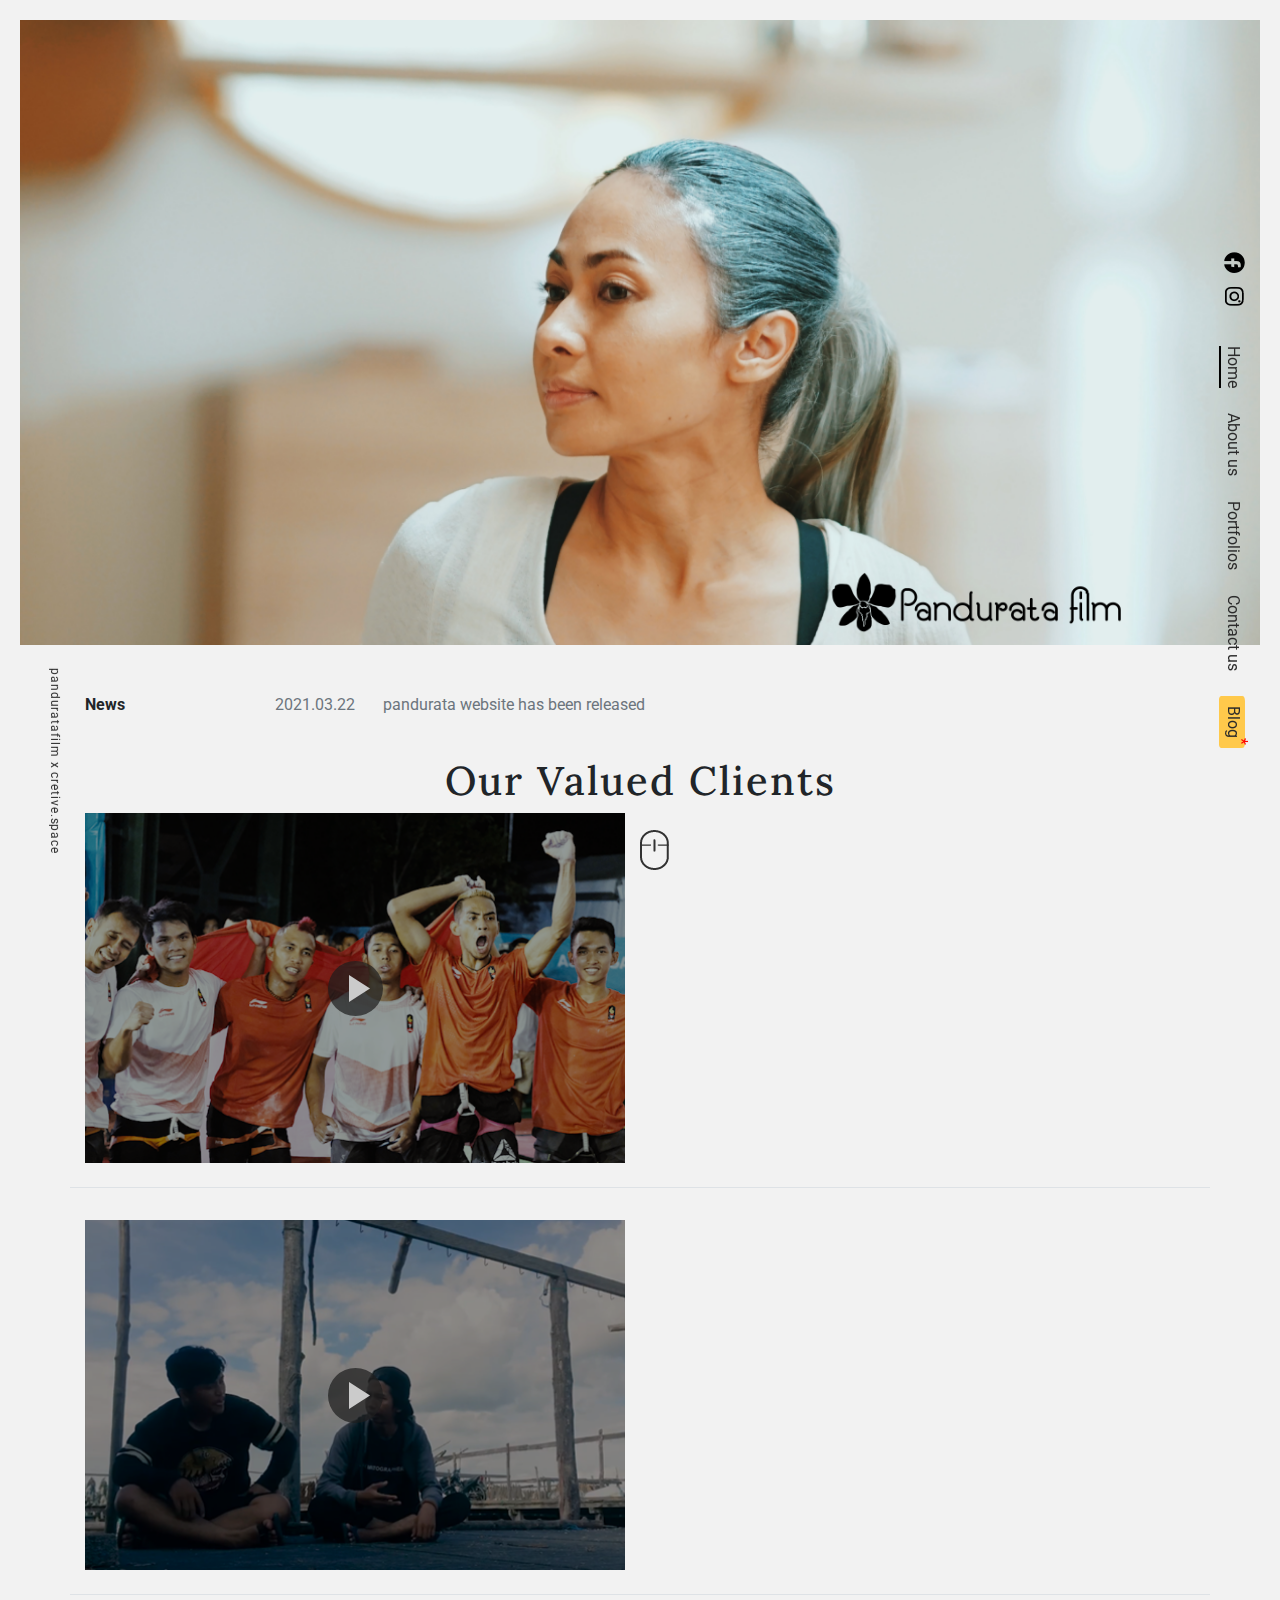
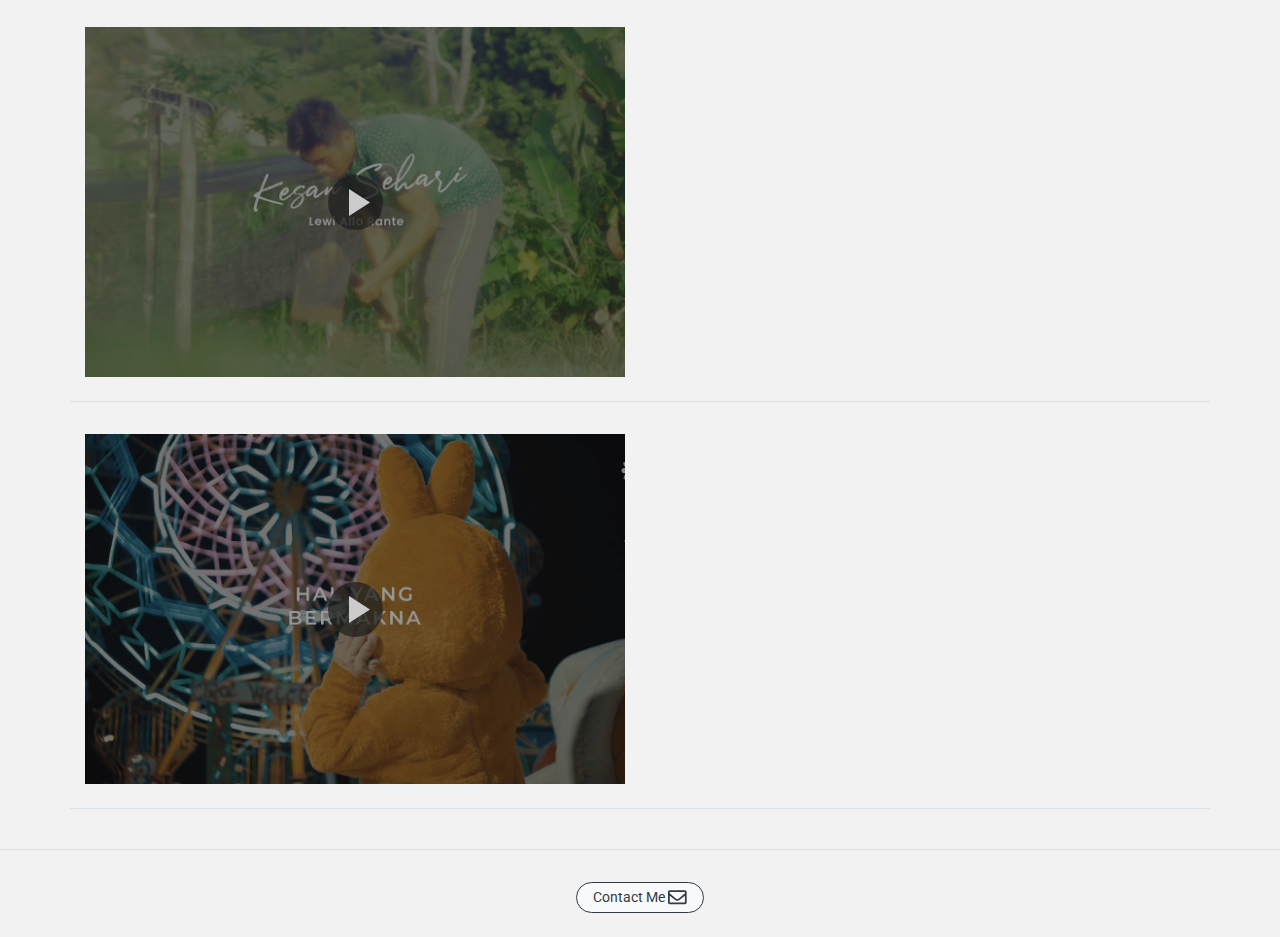
<file: index.html>
<!DOCTYPE html>
<html lang="en">
<head>
	<!-- Required Meta Tags -->
	<meta charset="UTF-8">
	<meta name="viewport" content="width=device-width, initial-scale=1.0">
	<!-- Bootstrap CSS -->
	<link rel="stylesheet" href="css/bootstrap.css">
	<!-- Fonts Awesomes -->
	<link rel="stylesheet" href="css/all.css">
	<!-- Googlefonts -->
	<link rel="preconnect" href="https://fonts.gstatic.com">
	<link href="https://fonts.googleapis.com/css2?family=Lora:wght@400;500&family=Roboto:wght@400;500&display=swap" rel="stylesheet">
	<!-- My Style -->
	<link rel="stylesheet" href="css/style.css">
	<!-- Modal -->
	<link rel="stylesheet" href="lib/modal/modal.css">
	<!-- Zoom-in Animation -->
	<link rel="stylesheet" href="lib/animation.css">
	<!-- Animate Scroll -->
	<link rel="stylesheet" href="lib/animate-scroll/css/aos.css">
	<title>Home</title>
</head>
<body>

	<header>
			<div class="container-heroimg p-md-3">
				<div class="container-banner d-none d-sm-block">
				<div class="hero-banner1">
					<img src="img/hero-img/2.png" alt="img1">
				</div>
				<div class="hero-banner2">
					<img src="img/hero-img/1.png" alt="img2">
				</div>
				<div class="hero-banner3">
					<img src="img/hero-img/3.png" alt="img3">
				</div>
				<div class="hero-banner4">
					<img src="img/hero-img/4.png" alt="img4">
				</div>
				</div>

				
							
				<div class="copyright d-none d-md-block">
					<small>panduratafilm x cretive.space</small>
				</div>
				<div class="mouse">
					<a href="#content">
						<img src="img/icon/icon_mouse.png" alt="icon">
					</a>
				</div>
			</div>
			<div class="bordertop"></div><div class="borderleft"></div><div class="borderright"></div>
			<nav>
				<div class="box d-block d-sm-none d-md-none d-lg-block">
					<img src="img/logo.png" alt="paduratafilmlogo">
				</div>
				<input type="checkbox" id="check" class=" d-block d-sm-none">
					<label for="check">
						<span class="btn-burger d-block d-sm-none">
							<i class="fas fa-lg fa-bars"></i>
						</span>
					</label>
					<div class="container-nav">
					<div class="d-flex">
						<div class="icon">
							<span>
								<a href=""><i class="fab fa-lg fa-facebook"></a></i>
							</span>
							<span>
								<a href="https://www.instagram.com/pandurata.film?utm_source=ig_web_button_share_sheet&igsh=MWk4YjdjNTdwMXdrMA=="><i class="fab fa-lg fa-instagram"></i></a></i>
							</span>
						</div>
					
							<div class="nav">
								<a href="#" class="cool-link active-nav">Home</a>
								<a href="pages/about.html" class="cool-link">About us</a>
								<a href="pages/portfolios.html" class="cool-link">Portfolios</a>
								<a href="pages/contact.html" class="cool-link">Contact us</a>
								<a href="pages/blog.html" class="cool-link">Blog <span>*</span></a>
							</div>
					</div>
				</div>
			</nav>
		</div>
	</header>

	<section id="news-relise" class="pt-4 d-none d-sm-block pb-4">
		<div class="container">
			<div class="row">
				<div class="col-2 col-sm-2">
					<p><strong>News</strong></p>
				</div>
				<div class="col">
					<p class="text-muted">2021.03.22 <span class="mr-4"></span> pandurata website has been released</p>
				</div>
			</div>
		</div>
	</section>

	<section class="ourclients">
		<div class="container">
				<div class="row">
				<div class="col d-flex justify-content-center">
					<h1>Our Valued Clients</h1>
				</div>
			</div>
		</div>
	</section>

	<section id="content" class="pb-3">
		<div class="container">
			<div class="row border-bottom mb-4">
				<div class="col-12 col-sm-10 col-md-12 col-lg-6">
					<figure class="figure">
						<div class="figure-img">
							<div class="container-figureimg">
								<img src="img/1.png" class="figure-img img-fluid" alt="...">
							</div>
							<a href="" class="d-flex justify-content-center">
								<img src="img/icon/play.png" alt="" class="align-self-center">
							</a>
							<div class="container-blogo d-flex justify-content-center">
								<img src="img/icon/play.png" alt="" class="align-self-center">
							</div>
							
						</div>
					</figure>
				</div>
			<div class="col col-sm col-md col-lg-6 align-self-center">
				<div class="row">
					<div class="col"  data-aos="fade-up">
						<h2 class="pb-3">Sabri sang juara dari perbatasan</h2>
						<p>Awal mula atlet kelahiran Nunukan, 23 Juni 1995 ini berkenalan dengan panjat tebing ketika diajak temannya. Dibalik kesuksesan didunia olahraga sabri menyimpan banyak kisah menarik.</p>
						<div class="category">
							<small>Category: <span class="text-muted">Documentary</span></small>
						</div>
						<div class="director">
							<small>Director: <span class="text-muted">En.Zainuddin</span></small>
						</div>
							<div class='containers'>
							  <ul>
							    <li>
							      <a class='animated-arrow' href='https://youtu.be/3FheRPdPUs0?si=2n4J-INPp1RDBUSi'>
							        <span class='the-arrow -left'>
							          <span class='shaft'></span>
							        </span>
							        <span class='main'>
							          <span class='text'>
							            Watch on youtube 
							          </span>
							          <span class='the-arrow -right'>
							            <span class='shaft'></span>
							          </span>
							        </span>
							      </a>
							    </li>
							  </ul>
							</div>
					</div>
				</div>
			</div>
			</div>
			<div class="row border-bottom pt-2 mb-4">
				<div class="col-12 col-sm-10 col-md-12 col-lg-6">
					<figure class="figure">
						<div class="figure-img">
							<div class="container-figureimg">
								<img src="img/5.png" class="figure-img img-fluid" alt="...">
							</div>
							<a href="" class="d-flex justify-content-center">
								<img src="img/icon/play.png" alt="" class="align-self-center">
							</a>
							<div class="container-blogo d-flex justify-content-center">
								<img src="img/icon/play.png" alt="" class="align-self-center">
							</div>
							
						</div>
					</figure>
				</div>
			<div class="col col-sm col-md col-lg-6 align-self-center">
				<div class="row">
					<div class="col" data-aos="fade-up">
						<h2 class="pb-3">The documentary hendy yanuar.p</h2>
						<p>Tetap konsisten bekarya dengan pemikiran yang idealis, vlogers asal pulau perbatasan.</p>
						<div class="category">
							<small>Category: <span class="text-muted">Documentary</span></small>
						</div>
						<div class="director">
							<small>Director: <span class="text-muted">En.Zainuddin</span></small>
						</div>
							<div class='containers'>
							  <ul>
							    <li>
							      <a class='animated-arrow' href='https://youtu.be/l-Un2Z4SSAU'>
							        <span class='the-arrow -left'>
							          <span class='shaft'></span>
							        </span>
							        <span class='main'>
							          <span class='text'>
							            Watch on youtube
							          </span>
							          <span class='the-arrow -right'>
							            <span class='shaft'></span>
							          </span>
							        </span>
							      </a>
							    </li>
							  </ul>
							</div>
					</div>
				</div>
			</div>

			
			</div>

			<div class="row border-bottom pt-2 mb-4">
				<div class="col-12 col-sm-10 col-md-12 col-lg-6">
					<figure class="figure">
						<div class="figure-img">
							<div class="container-figureimg">
								<img src="img/lewi.png" class="figure-img img-fluid" alt="...">
							</div>
							<a href="" class="d-flex justify-content-center">
								<img src="img/icon/play.png" alt="" class="align-self-center">
							</a>
							<div class="container-blogo d-flex justify-content-center">
								<img src="img/icon/play.png" alt="" class="align-self-center">
							</div>
							
						</div>
					</figure>
				</div>
			<div class="col col-sm col-md col-lg-6 align-self-center">
				<div class="row">
					<div class="col" data-aos="fade-up">
						<h2 class="pb-3">Kesan Sehari - Lewi Allo Rante </h2>
						<p>Lewi memutuskan memanfaatkan lahan melanjutkan pertanian pemberian orang tuanya dan memutuskan untuk melanjutkan.</p>
						<div class="category">
							<small>Category: <span class="text-muted">Documentary</span></small>
						</div>
						<div class="director">
							<small>Director: <span class="text-muted">En.Zainuddin</span></small>
						</div>
							<div class='containers'>
							  <ul>
							    <li>
							      <a class='animated-arrow' href='https://youtu.be/pwevc72n1ZY?si=fERThrnHWGCW8gEe	'>
							        <span class='the-arrow -left'>
							          <span class='shaft'></span>
							        </span>
							        <span class='main'>
							          <span class='text'>
							            Watch on youtube
							          </span>
							          <span class='the-arrow -right'>
							            <span class='shaft'></span>
							          </span>
							        </span>
							      </a>
							    </li>
							  </ul>
							</div>
					</div>
				</div>
			</div>

			
			</div>

			<div class="row border-bottom pt-2 mb-4">
				<div class="col-12 col-sm-10 col-md-12 col-lg-6">
					<figure class="figure">
						<div class="figure-img">
							<div class="container-figureimg">
								<img src="img/bermakna.png" class="figure-img img-fluid" alt="...">
							</div>
							<a href="" class="d-flex justify-content-center">
								<img src="img/icon/play.png" alt="" class="align-self-center">
							</a>
							<div class="container-blogo d-flex justify-content-center">
								<img src="img/icon/play.png" alt="" class="align-self-center">
							</div>
							
						</div>
					</figure>
				</div>
			<div class="col col-sm col-md col-lg-6 align-self-center">
				<div class="row">
					<div class="col" data-aos="fade-up">
						<h2 class="pb-3">Hal yang bermakna</h2>
						<p>Dibalik hiruk pikuk kota, seorang pekerja kostum karakter yang tetap tersenyum meski sepi peminat. Bukan soal ramai atau tidak, tapi soal bersyukur dan tetap menghibur.</p>
						<div class="category">
							<small>Category: <span class="text-muted">Documentary</span></small>
						</div>
						<div class="director">
							<small>Director: <span class="text-muted">Aris</span></small>
						</div>
							<div class='containers'>
							  <ul>
							    <li>
							      <a class='animated-arrow' href='https://youtu.be/BdwBGOABvWs?si=EyAthLGruzCYfQl6'>
							        <span class='the-arrow -left'>
							          <span class='shaft'></span>
							        </span>
							        <span class='main'>
							          <span class='text'>
							            Watch on youtube
							          </span>
							          <span class='the-arrow -right'>
							            <span class='shaft'></span>
							          </span>
							        </span>
							      </a>
							    </li>
							  </ul>
							</div>
					</div>
				</div>
			</div>

			
			</div>


		</div>
	</section>
	

	<!-- <div class="modal" id="modalIndex" tabindex="-1">
		<div class="close"><span aria-hidden="true">&times;</span></div>
		 <div class="modal-dialog">
	      <div class="modal-body">
        	<iframe src="https://www.youtube.com/embed/3FheRPdPUs0" title="YouTube video player" frameborder="0" allow="accelerometer; autoplay; clipboard-write; encrypted-media; gyroscope; picture-in-picture" allowfullscreen></iframe>
	      </div>
		</div>
	</div> -->

	<footer class="border-top">
		<div class="container">
			<div class="row">
				<div class="col-12 text-center py-4">
					<small class="d-block text-muted"></small>
					<a href="https://linktr.ee/pandurata.film" class="btn btn-sm btn-light btn-outline-dark mt-2 px-3" role="button">
						Contact Me <i class="far fa-lg fa-envelope"></i>
					</a>
				</div>
			</div>
		</div>
	</footer>
	
	<script src="js/jquery-3.5.1.min.js"></script>
	<script src="js/popper.min.js"></script>
	<script src="js/bootstrap.js"></script>
	<script src="js/all.js"></script>	
	<script src="js/script.js"></script>
	<script src="lib/animate-scroll/js/aos.js"></script>
	<script type="text/javascript">
		AOS.init({
			duration: 1200,
		});
	</script>
</body>
</html>
</file>
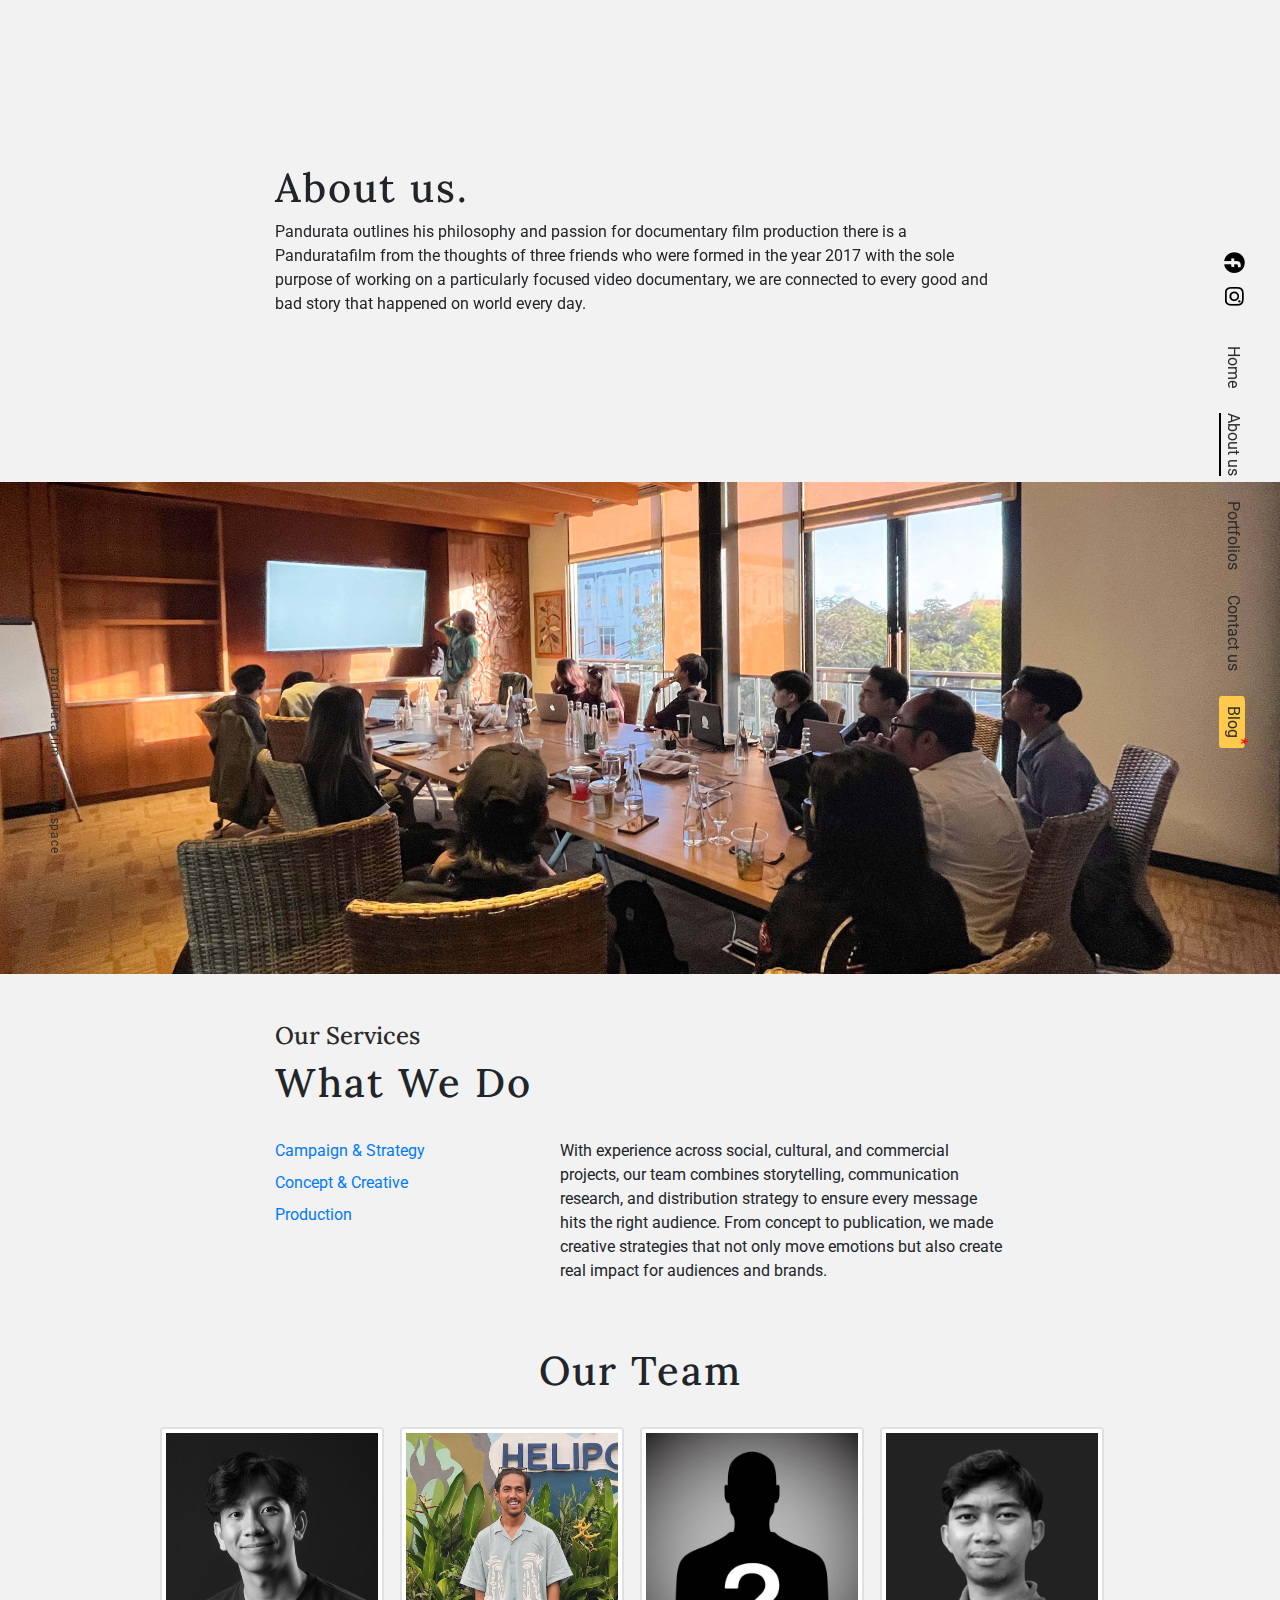
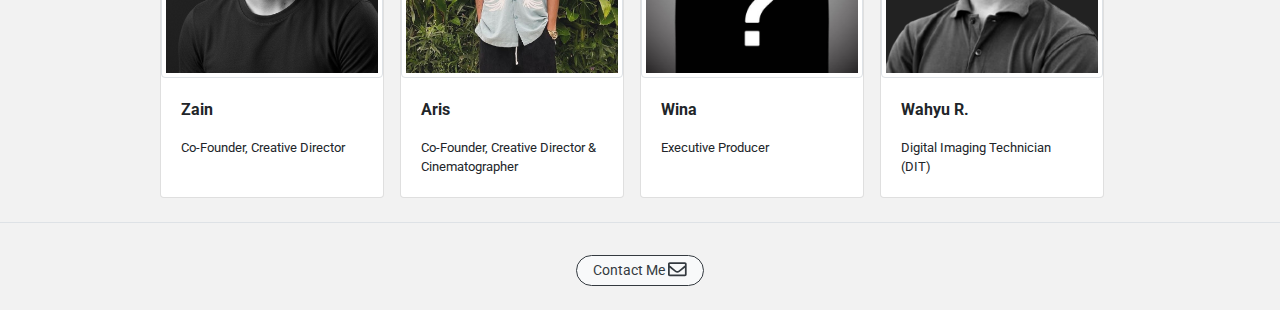
<file: pages/about.html>
<!DOCTYPE html>
<html lang="en">
<head>
	<meta charset="UTF-8">
	<meta name="viewport" content="width=device-width, initial-scale=1.0">
	<!-- Bootsrap CSS -->
	<link rel="stylesheet" href="../css/bootstrap.css">
	<!-- Fonts Awesome -->
	<link rel="stylesheet" href="../css/all.css">
	<!-- Google Fotns -->
	<link rel="preconnect" href="https://fonts.gstatic.com">
	<link href="https://fonts.googleapis.com/css2?family=Lora:wght@400;500&family=Roboto:wght@400;500&display=swap" rel="stylesheet">
	<!-- Mystyle -->
	<link rel="stylesheet" href="../css/style.css">
	<link rel="stylesheet" href="../lib/modal/modal.css">
	<link rel="stylesheet" href="../lib/animation.css">
	<!-- Animate Scroll -->
	<link rel="stylesheet" href="../lib/animate-scroll/css/aos.css">
	<title>About us</title>
</head>
<body>
	
	<header>
		<div class="copyright d-none d-md-block">
			<small>panduratafilm x cretive.space</small>
		</div>
		<nav>
				<div class="logo">
					<img src="../img/logo.png" alt="paduratafilmlogo">
				</div>
					<div class="box">
						<img src="../img/logo.png" alt="paduratafilmlogo">
						
					</div>
					<input type="checkbox" id="check" class=" d-block d-sm-none">
						<label for="check">
							<span class="btn-burger d-block d-sm-none">
								<i class="fas fa-lg fa-bars"></i>
							</span>
						</label>
					<div class="container-nav">
						<div class="d-flex">
							<div class="icon">
								<span>
									<a href=""><i class="fab fa-lg fa-facebook"></a></i>
								</span>
								<span>
									<a href="https://www.instagram.com/pandurata.film?utm_source=ig_web_button_share_sheet&igsh=MWk4YjdjNTdwMXdrMA=="><i class="fab fa-lg fa-instagram"></i></a></i>
								</span>
							</div>
						
								<div class="nav">
									<a href="../index.html" class="cool-link">Home</a>
									<a href="#" class="cool-link active-nav">About us</a>
									<a href="portfolios.html" class="cool-link">Portfolios</a>
									<a href="contact.html" class="cool-link">Contact us</a>
									<a href="blog.html" class="cool-link">Blog <span>*</span></a>
								</div>
						</div>
				</div>
			</nav>
	</header>

	<section id="about">
		<div class="container">
			<div class="row">
				<div class="col-sm-8 offset-md-2"  data-aos="fade-up">
					<h1>About us.</h1>
					<p>Pandurata outlines his philosophy and passion for documentary film production there is a Panduratafilm from the thoughts of three friends who were formed in the year 2017 with the sole purpose of working on a particularly focused video documentary, we are connected to every good and bad story that happened on world every day.</p>
				</div>
			</div>
		</div>
	</section>

	<section id="hero-banner">
		<img src="../img/2.png" alt="" height="100%" class="img-fluid">
	</section>
<!-- 
	<section id="motiv">
		<div class="container">
			<div class="row py-5">
				<div class="col-12 col-sm-6 order-2 align-self-center" data-aos="fade-up">
				  <blockquote class="blockquote">
				      <p>A story should have a beginning, a middle and an end, but not necessarily in that order</p>
				      <footer class="blockquote-footer">
				        <cite title="Source Title">Jean-Luc Goddard</cite>
				      </footer>
				  </blockquote>
				</div>
				<div class="col order-sm-2">
					<div class="img-blockquote">
						<img src="../img/3.png" alt="" class="img-fluid">
					</div>
				</div>
			</div>
		</div>
	</section> -->

	<section class="our-services">
		<div class="container">
			<div class="row pt-5">
				<div class="col offset-2">
					<h2>Our Services</h2>
					<h1> What We Do</h1>
				</div>
			</div>
			<div class="row pt-4">
				<div class="col col-lg-3 offset-2 aside-campaign">
					<div class="row">
						<div class="col">
							<a href="#" onclick="return false;" id="campaignStrategy">Campaign & Strategy</a>
						</div>
					</div>
						<div class="row py-2">
						<div class="col">
							<a href="">Concept & Creative</a>
						</div>
					</div>
						<div class="row">
						<div class="col">
							<a href="">Production</a>
						</div>
					</div>
				</div>
				<div class=" offset-sm-2 offset-md-2 offset-lg-0 col-lg-5">
					<aside class="campaign-strategy">
						<p class="description">
						With experience across social, cultural, and commercial projects, our team combines storytelling, communication research, and distribution strategy to ensure every message hits the right audience. From concept to publication, we made creative strategies that not only move emotions but also create real impact for audiences and brands.
					</p>
					</aside>
				</div>
			</div>
		</div>
	</section>

	<section id="team">
		<div class="container">
			<div class="row pt-5">
				<div class="col d-flex justify-content-center">
					<h1>Our Team</h1>
				</div>
			</div>
			<!-- <div class="row py-sm-5">
				<div class="col col-sm-6 col-md-4 col-lg-3 offset-lg-3 offset-md-0">
					<figure class="figure">
					  <img src="../img/team/4.png" class="figure-img img-fluid" alt="images team">
					</figure>
				</div>
				<div class="col col-sm-6 col-md-8 col-lg-6 mt-sm-4" data-aos="fade-up">
					<h2>Zain</h2>
					<p>Founder, Film Director & CEO</p>
					<p>Zain channels his creativity through writing, directing, filming, and editing. His strongest passion lies in storytelling through documentaries, while staying open to exploring other mediums.</p>
				</div>
			</div> -->

			<div class="row py-4 justify-content-center">
					<div class="card zoom" style="width: 14rem;">
					<img src="../img/team/4.png" class="card-img-top img-thumbnail img-fluid" alt="..." style="width: 250px; height: 250px; object-fit: cover;"></a>
					<div class="card-body">
						<p class="font-weight-bold"	>Zain</p>
						<small><p class="card-text">Co-Founder, Creative Director</p></small>
					</div>
					</div>

					<div class="card mx-3 mt-3 mt-sm-0  mt-lg-0 zoom " style="width: 14rem;">
						<img src="../img/team/aris-ed.png" class="card-img-top img-thumbnail img-fluid" alt="..." style="width: 250px; height: 250px; object-fit: cover;"></a>	
					<div class="card-body">
						<p class="font-weight-bold">Aris</p>
						<small><p class="card-text">Co-Founder, Creative Director & Cinematographer</p></small>
					</div>
					</div>
						<div class="card mt-3 mt-sm-0  mt-lg-0 zoom " style="width: 14rem;">
						<img src="../img/team/unknown.png" class="card-img-top img-thumbnail img-fluid" alt="..." style="width: 250px; height: 250px; object-fit: cover;"></a>	
					<div class="card-body">
						<p class="font-weight-bold">Wina</p>
						<small><p class="card-text">Executive Producer</p></small>
					</div>
					</div>
					<div class="card mx-3 mt-3 mt-sm-0  mt-lg-0 zoom " style="width: 14rem;">
						<img src="../img/team/whyu.png" class="card-img-top img-thumbnail img-fluid" alt="..." style="width: 250px; height: 250px; object-fit: cover;"></a>	
					<div class="card-body">
						<p class="font-weight-bold">Wahyu R.</p>
						<small><p class="card-text">Digital Imaging Technician (DIT)</p></small>
					</div>
					</div>
					
					
			</div>
			

		</div>
	</section>

	





	<footer class="border-top">
		<div class="container">
			<div class="row">
				<div class="col-12 text-center py-4">
					<small class="d-block text-muted"></small>
					<a href="https://linktr.ee/pandurata.film" class="btn btn-sm btn-light btn-outline-dark mt-2 px-3" role="button">
						Contact Me <i class="far fa-lg fa-envelope"></i>
					</a>
				</div>
			</div>
		</div>
	</footer>

	<script src="../js/jquery-3.5.1.min.js"></script>
	<script src="../js/popper.min.js"></script>
	<script src="../js/bootstrap.js"></script>
	<script src="../js/all.js"></script>
	<script src="../js/script.js"></script>
	<script src="../lib/animate-scroll/js/aos.js"></script>
	<script type="text/javascript">
		AOS.init({
			duration: 1200,
		});
	</script>
</body>
</html>
</file>
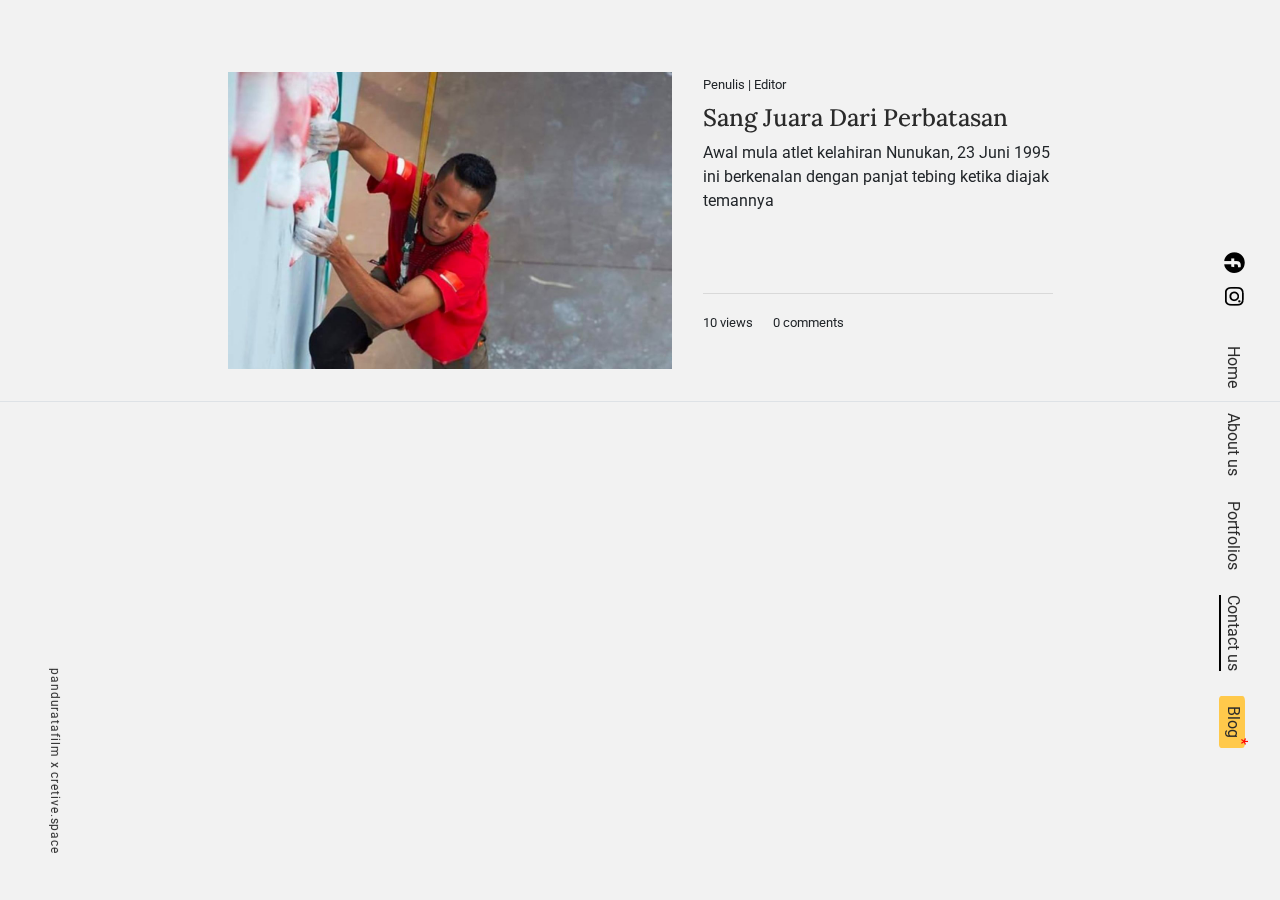
<file: pages/blog.html>
<!DOCTYPE html>
<html lang="en">
<head>
	<meta charset="UTF-8">
	<meta name="viewport" content="width=device-width, initial-scale=1.0">
	<!-- Bootstrap CSS -->
	<link rel="stylesheet" href="../css/bootstrap.css">
	<!-- Fonts Awesome -->
	<link rel="stylesheet" href="../css/all.css">
	<!-- Google Fonts -->
	<link rel="preconnect" href="https://fonts.gstatic.com">
	<link href="https://fonts.googleapis.com/css2?family=Lora:wght@400;500&family=Roboto:wght@400;500&display=swap" rel="stylesheet">
	<!-- Mystyle -->
	<link rel="stylesheet" href="../css/style.css">
	<link rel="stylesheet" href="../lib/modal/modal.css">
	<link rel="stylesheet" href="../lib/animation.css">
	<!-- Animate Scroll -->
	<link rel="stylesheet" href="../lib/animate-scroll/css/aos.css">
	<title>Blog</title>
</head>
<body>
	<header>
		<div class="copyright d-none d-md-block">
			<small>panduratafilm x cretive.space</small>
		</div>
			<nav>
				<div class="box">
					<img src="../img/logo.png" alt="paduratafilmlogo">
				</div>
				<input type="checkbox" id="check" class=" d-block d-sm-none">
					<label for="check">
						<span class="btn-burger d-block d-sm-none">
							<i class="fas fa-lg fa-bars"></i>
						</span>
					</label>
				<div class="container-nav">
					<div class="d-flex">
						<div class="icon">
							<span>
								<a href=""><i class="fab fa-lg fa-facebook"></a></i>
							</span>
							<span>
								<a href="https://www.instagram.com/pandurata.film?utm_source=ig_web_button_share_sheet&igsh=MWk4YjdjNTdwMXdrMA=="><i class="fab fa-lg fa-instagram"></i></a></i>
							</span>
						</div>
					
							<div class="nav">
								<a href="../index.html" class="cool-link">Home</a>
								<a href="about.html" class="cool-link">About us</a>
								<a href="portfolios.html" class="cool-link">Portfolios</a>
								<a href="#" class="cool-link active-nav">Contact us</a>
								<a href="blog.html" class="cool-link">Blog <span>*</span></a>
							</div>
					</div>
				</div>
			</nav>
	</header>
	
	<section id="hero-banner">
	</section>

	<section id="blog">
		<div class="container">
			<div class="row pt-5   justify-content-center">
				<div class="col-sm col-md col-lg-5">
					<figure class="figure">
						<div class="figure-img">
							<div class="container-figureimg">
								<img src="../img/blog/1.png" class="figure-img img-fluid" alt="...">
							</div>
						</div>
					</figure>
				</div>
				<div class="col-lg-4 col-sm offet-sm-1  pt-sm pt-sm-0"  data-aos="fade-up">
					<div class="row">
						<div class="col">
						<small>Penulis | Editor</small>
						</div>
					</div>
					<div class="row pt-2">
						<div class="col">
							<h2>Sang juara dari perbatasan</h2>
						</div>
					</div>
						<div class="row">
              <div class="col">
                <p>Awal mula atlet kelahiran Nunukan, 23 Juni 1995 ini berkenalan dengan panjat tebing ketika diajak temannya</p>
              </div>
					</div>
          	<div class="row pt-5">
              <div class="col">
              <hr>
              </div>
					</div>
          <div class="row">
              <div class="col">
              <small class="mr-3">10 views</small>
             <small>0 comments</small>
              </div>
             
					</div>
				</div>
			</div>
		</div>
	</section>


	<footer class="border-top">
		<div class="container">
			<div class="row">
				<div class="col-12 text-center py-4">
					<small class="d-block text-muted"></small>
				</div>
			</div>
		</div>
	</footer>

	<script src="../js/jquery-3.5.1.min.js"></script>
	<script src="../js/popper.min.js"></script>
	<script src="../js/bootstrap.js"></script>
	<script src="../js/all.js"></script>
	<script src="../js/script.js"></script>
	<script src="../lib/animate-scroll/js/aos.js"></script>
	<script type="text/javascript">
		AOS.init({
			duration: 1200,
		});
	</script>
</body>
</html>
</file>
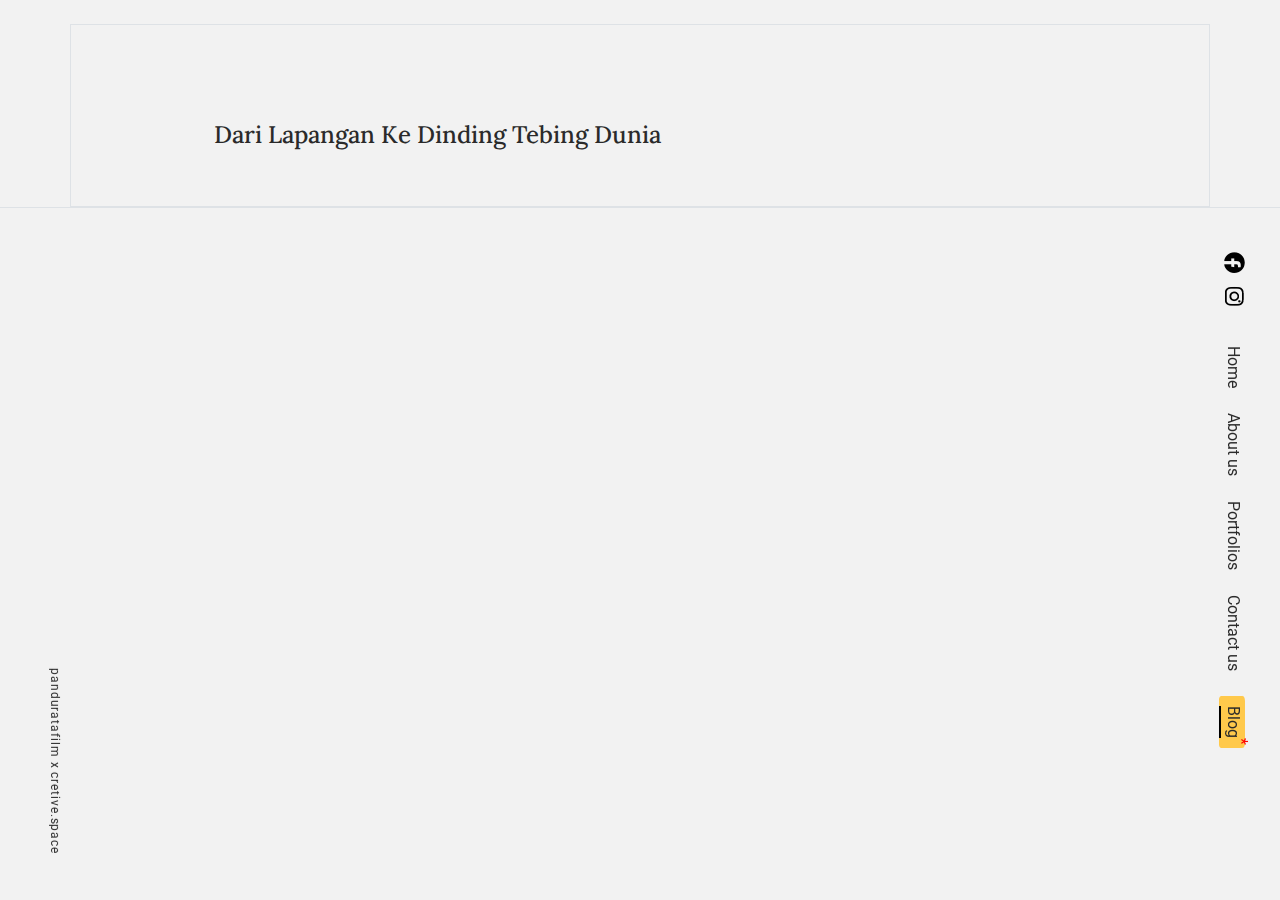
<file: pages/blogDetail.html>
<!DOCTYPE html>
<html lang="en">
<head>
	<meta charset="UTF-8">
	<meta name="viewport" content="width=device-width, initial-scale=1.0">
	<!-- Bootstrap CSS -->
	<link rel="stylesheet" href="../css/bootstrap.css">
	<!-- Fonts Awesome -->
	<link rel="stylesheet" href="../css/all.css">
	<!-- Google Fonts -->
	<link rel="preconnect" href="https://fonts.gstatic.com">
	<link href="https://fonts.googleapis.com/css2?family=Lora:wght@400;500&family=Roboto:wght@400;500&display=swap" rel="stylesheet">
	<!-- Mystyle -->
	<link rel="stylesheet" href="../css/style.css">
	<link rel="stylesheet" href="../lib/modal/modal.css">
	<link rel="stylesheet" href="../lib/animation.css">
	<!-- Animate Scroll -->
	<link rel="stylesheet" href="../lib/animate-scroll/css/aos.css">

	<title>Blog</title>
</head>
<body>
	<header>
		<div class="copyright d-none d-md-block">
			<small>panduratafilm x cretive.space</small>
		</div>
			<nav>
				<div class="box">
					<img src="../img/logo.png" alt="paduratafilmlogo">
				</div>
				<input type="checkbox" id="check" class=" d-block d-sm-none">
					<label for="check">
						<span class="btn-burger d-block d-sm-none">
							<i class="fas fa-lg fa-bars"></i>
						</span>
					</label>
				<div class="container-nav">
					<div class="d-flex">
						<div class="icon">
							<span>
								<a href=""><i class="fab fa-lg fa-facebook"></a></i>
							</span>
							<span>
								<a href="https://www.instagram.com/pandurata.film?utm_source=ig_web_button_share_sheet&igsh=MWk4YjdjNTdwMXdrMA=="><i class="fab fa-lg fa-instagram"></i></a></i>
							</span>
						</div>
					
							<div class="nav">
								<a href="../index.html" class="cool-link">Home</a>
								<a href="about.html" class="cool-link">About us</a>
								<a href="portfolios.html" class="cool-link">Portfolios</a>
								<a href="contact.html" class="cool-link">Contact us</a>
								<a href="blog.html" class="cool-link active-nav">Blog <span>*</span></a> 
							</div>
					</div>
				</div>
			</nav>
	</header>
	
	<section id="hero-banner">
	</section>

	<section id="blog">
		<div class="container border">
				<div class="row pt-5 justify-content-center">			
					<div class="col-10 p-5">
						<div class="row">
							<div class="col">
								<h2>Dari Lapangan ke Dinding Tebing Dunia</h2>
							</div>
						</div>
					</div>
				</div>
		</div>
	</section>


	<footer class="border-top">
		<div class="container">
			<div class="row">
				<div class="col-12 text-center py-4">
					<small class="d-block text-muted"></small>
				</div>
			</div>
		</div>
	</footer>

	<script src="../js/jquery-3.5.1.min.js"></script>
	<script src="../js/popper.min.js"></script>
	<script src="../js/bootstrap.js"></script>
	<script src="../js/all.js"></script>
	<script src="../js/script.js"></script>
	<script src="../lib/animate-scroll/js/aos.js"></script>
	<script type="text/javascript">
		AOS.init({
			duration: 1200,
		});
	</script>
</body>
</html>
</file>
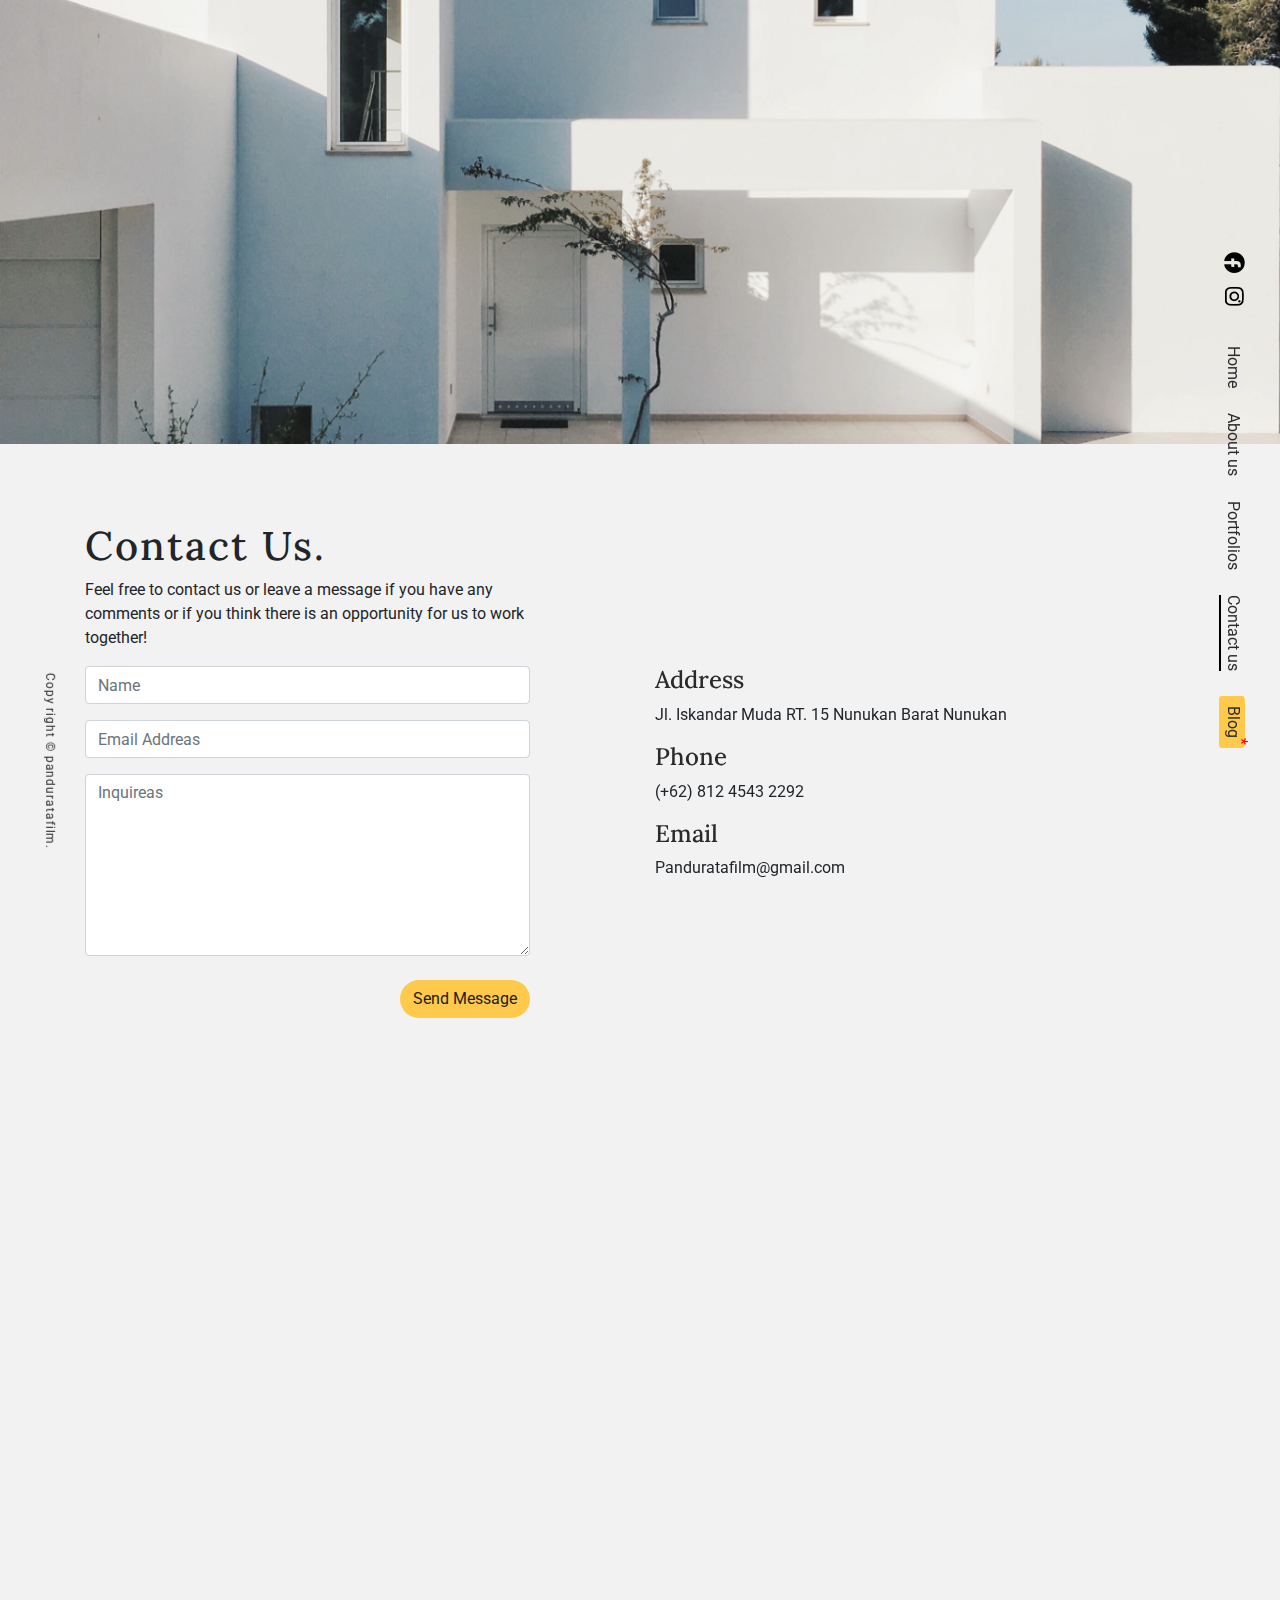
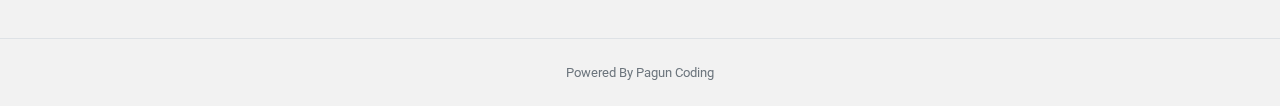
<file: pages/contact.html>
<!DOCTYPE html>
<html lang="en">
<head>
	<meta charset="UTF-8">
	<meta name="viewport" content="width=device-width, initial-scale=1.0">
	<!-- Bootstrap CSS -->
	<link rel="stylesheet" href="../css/bootstrap.css">
	<!-- Fonts Awesome -->
	<link rel="stylesheet" href="../css/all.css">
	<!-- Google Fonts -->
	<link rel="preconnect" href="https://fonts.gstatic.com">
	<link href="https://fonts.googleapis.com/css2?family=Lora:wght@400;500&family=Roboto:wght@400;500&display=swap" rel="stylesheet">
	<!-- Mystyle -->
	<link rel="stylesheet" href="../css/style.css">
	<link rel="stylesheet" href="../lib/modal/modal.css">
	<link rel="stylesheet" href="../lib/animation.css">
	<!-- Animate Scroll -->
	<link rel="stylesheet" href="../lib/animate-scroll/css/aos.css">
	<title>Contact</title>
</head>
<body>
	<header>
		<div class="copyright d-none d-md-block">
			<small>Copy right &#169; panduratafilm.</small>
		</div>
			<nav>
				<div class="box">
					<img src="../img/logo.png" alt="paduratafilmlogo">
				</div>
				<input type="checkbox" id="check" class=" d-block d-sm-none">
					<label for="check">
						<span class="btn-burger d-block d-sm-none">
							<i class="fas fa-lg fa-bars"></i>
						</span>
					</label>
				<div class="container-nav">
					<div class="d-flex">
						<div class="icon">
							<span>
								<a href=""><i class="fab fa-lg fa-facebook"></a></i>
							</span>
							<span>
								<a href=""><i class="fab fa-lg fa-instagram"></i></a></i>
							</span>
						</div>
					
							<div class="nav">
								<a href="../index.html" class="cool-link">Home</a>
								<a href="about.html" class="cool-link">About us</a>
								<a href="portfolios.html" class="cool-link">Portfolios</a>
								<a href="#" class="cool-link active-nav">Contact us</a>
								<a href="blog.html" class="cool-link">Blog <span>*</span></a>
							</div>
					</div>
				</div>
			</nav>
	</header>
	
	<section id="hero-banner">
		<div class="container-heroBanner">
			<img src="../img/6.png" alt="contactimg">
		</div>
	</section>

	<section id="contact">
		<div class="container">
			<div class="row pt-5">
				<div class="col">
					<h1>Contact Us.</h1>
				</div>
			</div>
			<div class="row">
				<div class="col col-sm-5">
					<p>Feel free to contact us or leave a message if you have any comments or if you think there is an opportunity for us to work together!</p>
				</div>
			</div>
			<div class="row">
				<div class="col-sm-5">
					<form >
					   <div class="form-group">
					    <input type="email" class="form-control" placeholder="Name">
					  </div>
					  <div class="form-group">
					    <input type="email" class="form-control"placeholder="Email Addreas">
					  </div>
					  <div class="form-group">
					    <textarea class="form-control" rows="7" placeholder="Inquireas"></textarea>
					  </div>
					  <div class="container-buton d-flex justify-content-end pt-2">
					  	<button type="submit" class="btn">Send Message</button>
					  </div>
					  
					</form>
				</div>
				<div class="col offset-sm-1 pt-5 pt-sm-0"  data-aos="fade-up">
					<div class="row">
						<div class="col">
							<h2>Address</h2>
						</div>
					</div>
					<div class="row">
						<div class="col">
							<p>Jl. Iskandar Muda RT. 15 Nunukan Barat Nunukan</p>
						</div>
					</div>
					<div class="row">
						<div class="col">
							<h2>Phone</h2>
						</div>
					</div>
					<div class="row">
						<div class="col">
							<p>(+62) 812 4543 2292</p>
						</div>
					</div>
					<div class="row">
						<div class="col">
							<h2>Email</h2>
						</div>
					</div>
					<div class="row">
						<div class="col">
							<p>Panduratafilm@gmail.com</p>
						</div>
					</div>
				</div>
			</div>
		</div>
	</section>

	<section id="gmaps">
		<div class="container-gmaps" data-aos="fade-up">
			<iframe src="https://www.google.com/maps/embed?pb=!1m18!1m12!1m3!1d2813.888479298329!2d117.63819740055132!3d4.133657419004116!2m3!1f0!2f0!3f0!3m2!1i1024!2i768!4f13.1!3m3!1m2!1s0x3215bfa1c240835f%3A0xfb07a249858327a4!2sPandurata%20FIlm!5e0!3m2!1sid!2sid!4v1617502874238!5m2!1sid!2sid" style="border:0;" allowfullscreen="" loading="lazy"></iframe>
		</div>
	</section>

	<footer class="border-top">
		<div class="container">
			<div class="row">
				<div class="col-12 text-center py-4">
					<small class="d-block text-muted">Powered By Pagun Coding</small>
				</div>
			</div>
		</div>
	</footer>

	<script src="../js/jquery-3.5.1.min.js"></script>
	<script src="../js/popper.min.js"></script>
	<script src="../js/bootstrap.js"></script>
	<script src="../js/all.js"></script>
	<script src="../js/script.js"></script>
	<script src="../lib/animate-scroll/js/aos.js"></script>
	<script type="text/javascript">
		AOS.init({
			duration: 1200,
		});
	</script>
</body>
</html>
</file>
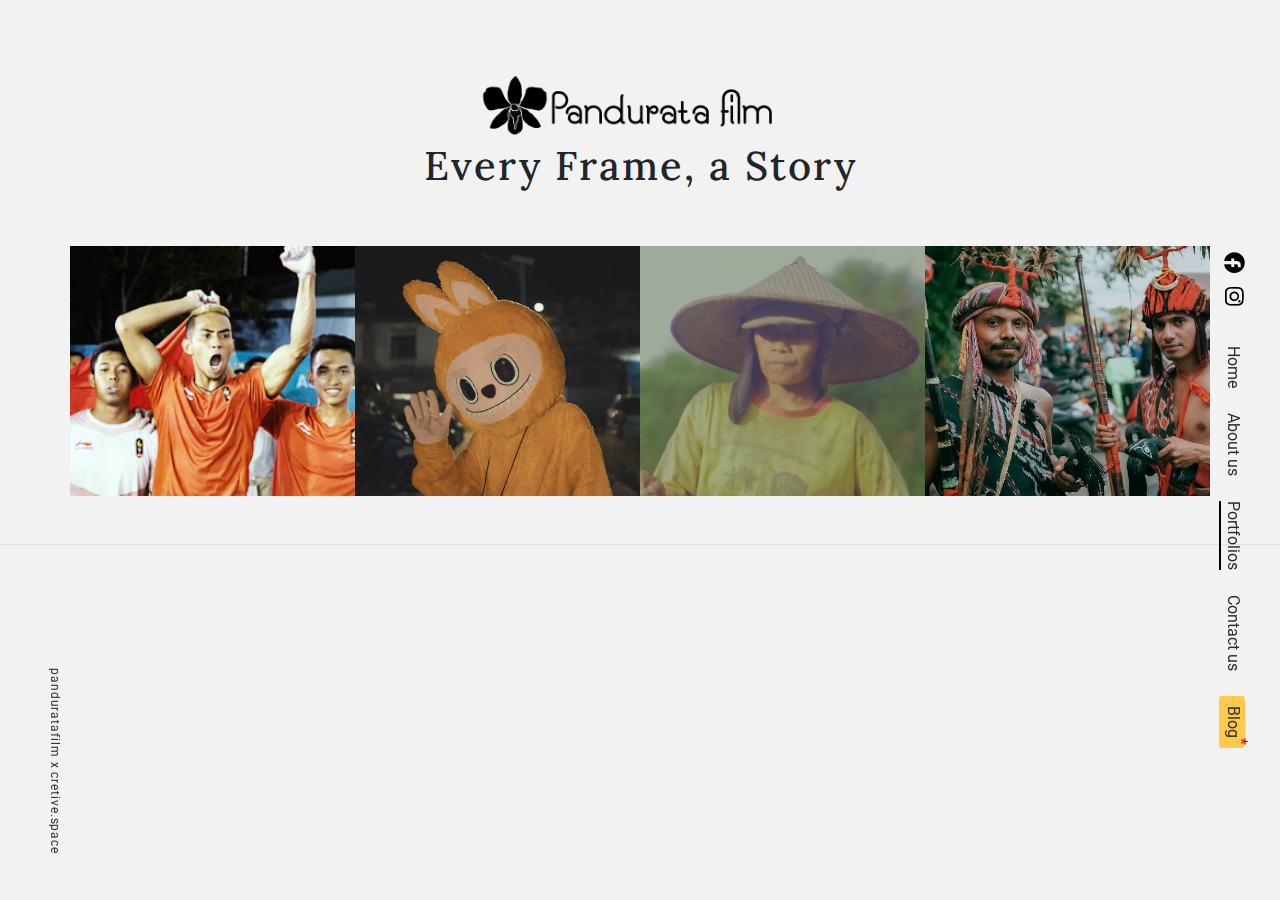
<file: pages/portfolios.html>
<!DOCTYPE html>
<html lang="en">
<head>
	<meta charset="UTF-8">
	<meta name="viewport" content="width=device-width, initial-scale=1.0">
	<!-- Bootstrap CSS -->
	<link rel="stylesheet" href="../css/bootstrap.css">
	<!-- Fonts Awesome -->
	<link rel="stylesheet" href="../css/all.css">
	<!-- Google Fonts -->
	<link rel="preconnect" href="https://fonts.gstatic.com">
	<link href="https://fonts.googleapis.com/css2?family=Lora:wght@400;500&family=Roboto:wght@400;500&display=swap" rel="stylesheet">
	<!-- Mystyle -->
	<link rel="stylesheet" href="../css/style.css">
	<link rel="stylesheet" href="../lib/modal/modal.css">
	<link rel="stylesheet" href="../lib/animation.css">
	<!-- Animate Scroll -->
	<link rel="stylesheet" href="../lib/animate-scroll/css/aos.css">
	<title>Portfolios</title>
</head>
<body>
	<header>
		<div class="copyright d-none d-md-block">
			<small>panduratafilm x cretive.space</small>
		</div>
		<nav>
				<div class="logo">
					<img src="../img/logo.png" alt="paduratafilmlogo">
				</div>
				<div class="box">
					<img src="../img/logo.png" alt="paduratafilmlogo">
					
				</div>
				<input type="checkbox" id="check" class=" d-block d-sm-none">
					<label for="check">
						<span class="btn-burger d-block d-sm-none">
							<i class="fas fa-lg fa-bars"></i>
						</span>
					</label>
				<div class="container-nav">
					<div class="d-flex">
						<div class="icon">
							<span>
								<a href=""><i class="fab fa-lg fa-facebook"></a></i>
							</span>
							<span>
								<a href="https://www.instagram.com/pandurata.film?utm_source=ig_web_button_share_sheet&igsh=MWk4YjdjNTdwMXdrMA=="><i class="fab fa-lg fa-instagram"></i></a></i>
							</span>
						</div>
							<div class="nav">
								<a href="../index.html" class="cool-link">Home</a>
								<a href="about.html" class="cool-link">About us</a>
								<a href="#" class="cool-link active-nav">Portfolios</a>
								<a href="contact.html" class="cool-link">Contact us</a>
								<a href="blog.html" class="cool-link">Blog <span>*</span></a>
							</div>
					</div>
			</div>
		</nav>
	</header>

	<section id="ori-project">
		<div class="container">
			<div class="row py-5 text-center">
				<div class="col-12">
					<img src="../img/logo.png" alt="">
				</div>
				<div class="col ">
					<h1>Every Frame, a Story</h1>
				</div>
			</div>
		</div>
	</section>

	<section id="portfolios">
		<div class="container">
			<div class="row text-center">
				<div class="col-6 col-sm-3 col-md-4 col-lg-3 p-0">
					<div class="container-thumbnail">
						<a href="portfoliosDetail.html">
							<img src="../img/thumb-portfolios/1.png" alt="">
						</a>
					</div>
				</div>
				<div class="col-6 col-sm-3 col-md-4 col-lg-3 p-0">
					<div class="container-thumbnail">
						<img src="../img/thumb-portfolios/2.png" alt="">
					</div>
				</div>
				<div class="col-6 col-sm-3 col-md-4 col-lg-3 p-0">
					<div class="container-thumbnail">
						<img src="../img/thumb-portfolios/3.png" alt="">
					</div>
				</div>
					<div class="col-6 col-sm-3 col-md-4 col-lg-3 p-0">
					<div class="container-thumbnail">
						<img src="../img/thumb-portfolios/5.png" alt="">
					</div>
				</div>
			</div>
		</div>
	</section>

	<footer class="border-top mt-5">
		<div class="container">
			<div class="row">
				<div class="col-12 text-center py-4">
					<small class="d-block text-muted"></small>
				</div>
			</div>
		</div>
	</footer>


	<script src="../js/jquery-3.5.1.min.js"></script>
	<script src="../js/popper.min.js"></script>
	<script src="../js/bootstrap.js"></script>
	<script src="../js/all.js"></script>
	<script src="../js/script.js"></script>
	<script src="../lib/animate-scroll/js/aos.js"></script>
	<script type="text/javascript">
		AOS.init({
			duration: 1200,
		});
	</script>
</body>
</html>
</file>
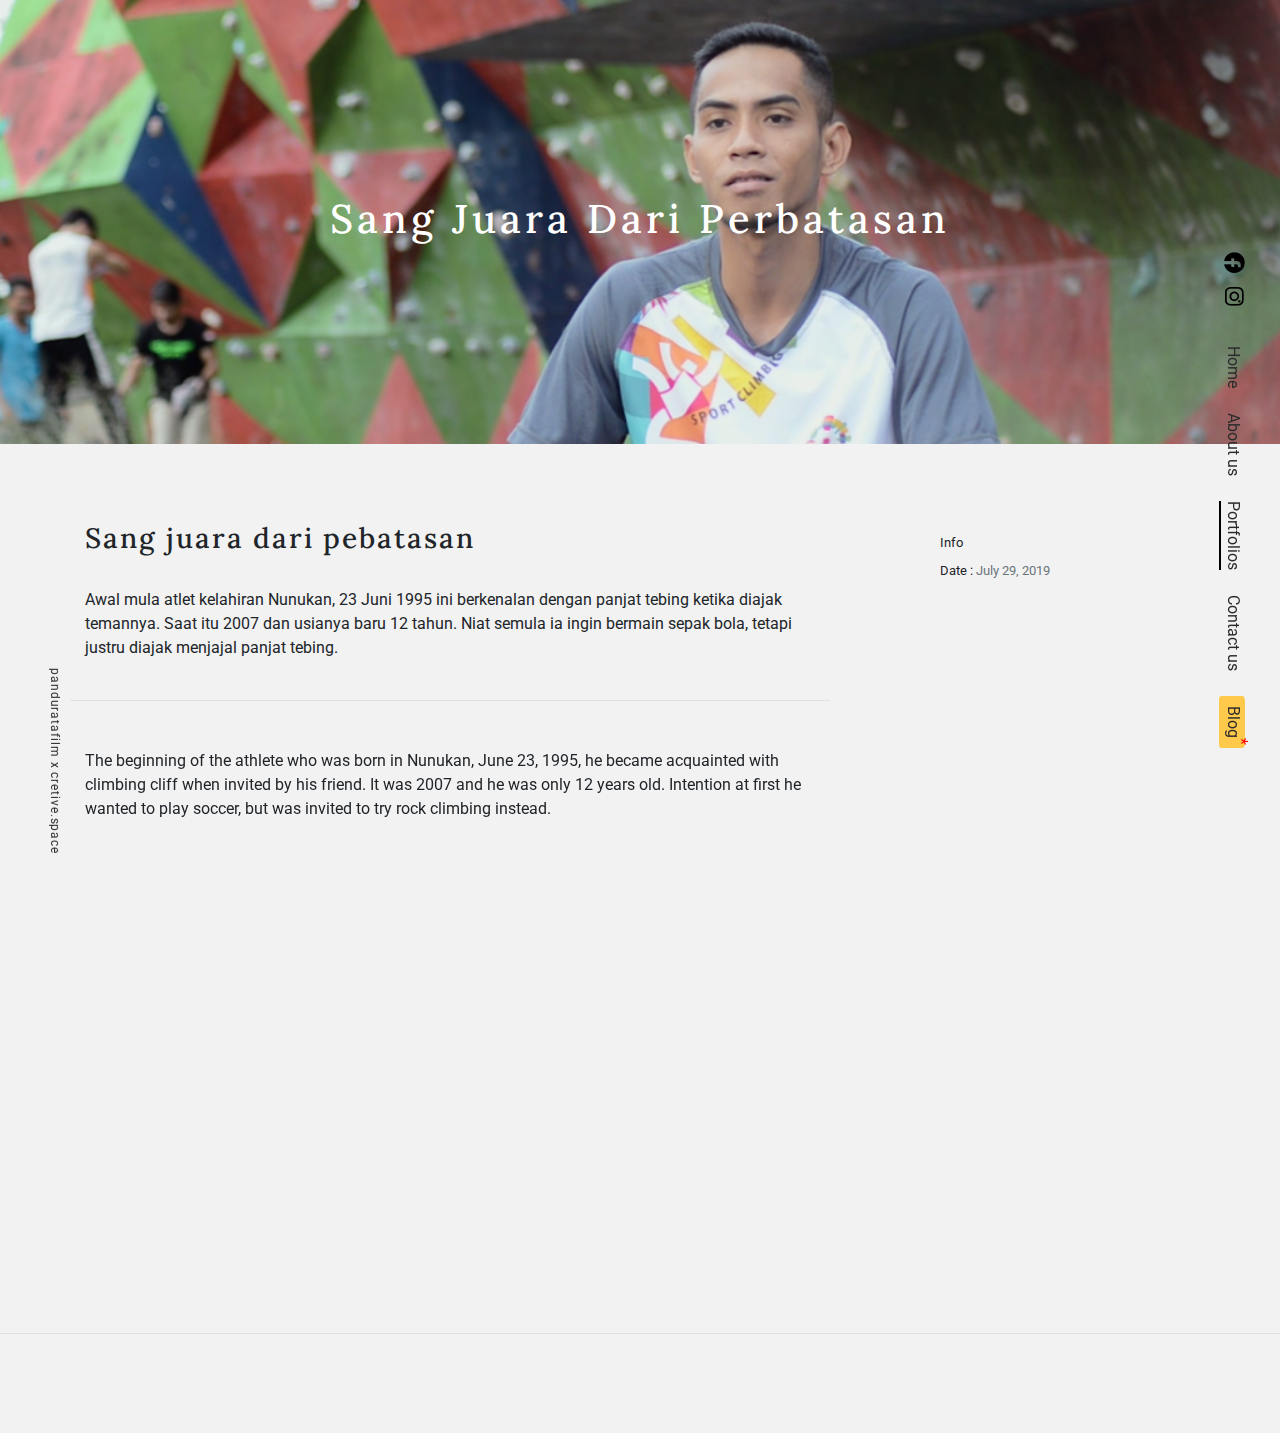
<file: pages/portfoliosDetail.html>
<!DOCTYPE html>
<html lang="en">
<head>
	<meta charset="UTF-8">
	<meta name="viewport" content="width=device-width, initial-scale=1.0">
	<!-- Bootstrap CSS -->
	<link rel="stylesheet" href="../css/bootstrap.css">
	<!-- Fonts Awesomes -->
	<link rel="stylesheet" href="../css/all.css">
	<!-- Google Fonts -->
	<link rel="preconnect" href="https://fonts.gstatic.com">
	<link href="https://fonts.googleapis.com/css2?family=Lora:wght@400;500&family=Roboto:wght@400;500&display=swap" rel="stylesheet">
	<!-- Mystyle -->
	<link rel="stylesheet" href="../css/style.css">
	<link rel="stylesheet" href="../lib/animation.css">
	<link rel="stylesheet" href="../lib/modal/modal.css">
	<!-- Animate Scroll -->
	<link rel="stylesheet" href="../lib/animate-scroll/css/aos.css">
	<title>Portfolios</title>
</head>
<body>
	
	<header>
		<div class="copyright d-none d-md-block">
			<small>panduratafilm x cretive.space</small>
		</div>
		<nav>
				<div class="logo">
					<img src="../img/logo.png" alt="paduratafilmlogo">
				</div>
				<div class="box">
					<img src="../img/logo.png" alt="paduratafilmlogo">
					
				</div>
				<input type="checkbox" id="check" class=" d-block d-sm-none">
					<label for="check">
						<span class="btn-burger d-block d-sm-none">
							<i class="fas fa-lg fa-bars"></i>
						</span>
					</label>
				<div class="container-nav">
					<div class="d-flex">
						<div class="icon">
							<span>
								<a href=""><i class="fab fa-lg fa-facebook"></a></i>
							</span>
							<span>
								<a href=""><i class="fab fa-lg fa-instagram"></i></a></i>
							</span>
						</div>
							<div class="nav">
								<a href="../index.html" class="cool-link">Home</a>
								<a href="about.html" class="cool-link">About us</a>
								<a href="portfolios.html" class="cool-link active-nav">Portfolios</a>
								<a href="contact.html" class="cool-link">Contact us</a>
								<a href="blog.html" class="cool-link">Blog <span>*</span></a>
							</div>
					</div>
			</div>
		</nav>
	</header>

	<section id="hero-banner">
		<div class="container-heroBanner portfoliosDetail">
			<img src="../img/hero-img/5.png" alt="contactimg">
			<h1 class="title">Sang juara dari perbatasan</h1>
		</div>
	</section>

	<section id="info">
		<div class="container">
			<div class="row pt-5">
				<div class="col-sm-8">
					<div class="row">
						<div class="col">
							<h3>Sang juara dari pebatasan</h3>
						</div>
					</div>
					<div class="row py-2 py-sm-4">
						<div class="col text-justify text-sm-left">
							<p>Awal mula atlet kelahiran Nunukan, 23 Juni 1995 ini berkenalan dengan panjat tebing ketika diajak temannya. Saat itu 2007 dan usianya baru 12  tahun. Niat semula ia ingin bermain sepak bola, tetapi justru diajak menjajal panjat tebing.</p>
						</div>
					</div>
					<div class="row border-top py-3 py-sm-5" data-aos="fade-up">
						<div class="col text-justify text-sm-left">
							<p>The beginning of the athlete who was born in Nunukan, June 23, 1995, he became acquainted with climbing cliff when invited by his friend. It was 2007 and he was only 12 years old. Intention at first he wanted to play soccer, but was invited to try rock climbing instead.</p>
						</div>
					</div>
				</div>
				<div class="col-sm-3 offset-sm-1">
					<div class="row pt-sm-2 pb-1">
						<div class="col">
							<small>Info</small>
						</div>
					</div>
					<div class="row pb-4 pb-sm-0">
						<div class="col">
							<small>Date : <span class="text-muted">July 29, 2019</span></small>
						</div>
					</div>
				</div>
			</div>
		</div>
	</section>

	<section id="thumbnail">
		<div class="container">
			<div class="row pb-5" data-aos="fade-up">
				<div class="col-12 col-sm-10 col-md-12 col-lg-8">
					<div class="container-iframe">
						<iframe src="https://www.youtube.com/embed/3FheRPdPUs0" title="YouTube video player" frameborder="0" allow="accelerometer; autoplay; clipboard-write; encrypted-media; gyroscope; picture-in-picture" allowfullscreen></iframe>
					</div>
				</div>
			</div>
		</div>
	</section>

	<footer class="border-top">
		<div class="container">
			<div class="row">
				<div class="col-12 text-center py-4">
					<small class="d-block text-muted"></small>
				</div>
			</div>
		</div>
	</footer>

	<script src="../js/jquery-3.5.1.min.js"></script>
	<script src="../js/popper.min.js"></script>
	<script src="../js/bootstrap.js"></script>
	<script src="../js/all.js"></script>
	<script src="../js/script.js"></script>
	<script src="../lib/animate-scroll/js/aos.js"></script>
	<script type="text/javascript">
		AOS.init({
			duration: 1200,
		});
	</script>
</body>
</html>
</file>
<file: css/style.css>
* {
  box-sizing: border-box;
}
html {
  scroll-behavior: smooth;
}
body {
  font-family: Roboto;
  background-color: #f2f2f2;
}
h1,
h3 {
  font-family: Lora;
  letter-spacing: 2px;
}

h2 {
  font-family: Lora;
  font-size: 24px;
  text-transform: capitalize;
  color: #2a2a2a;
}

/*Header*/
/*Frame hero-images*/
.bordertop {
  width: 100%;
  height: 20px;
  background: #f2f2f2;
  position: absolute;
  top: 0;
}
.borderleft {
  width: 20px;
  height: 120%;
  background: #f2f2f2;
  position: absolute;
  left: 0;
  top: 0;
}
.borderright {
  width: 20px;
  height: 120%;
  background: #f2f2f2;
  position: absolute;
  right: 0;
  top: 0;
}
/*Frame hero-images*/

header .box img {
  position: absolute;
  right: 115px;
  bottom: 30px;
}
header .mouse {
  position: fixed;
  left: 50%;
  bottom: 30px;
  cursor: pointer;
  opacity: 0.9;
}
header small {
  font-size: 12px;
  letter-spacing: 0.9px;
  position: fixed;
  left: -38px;
  bottom: 130px;
  transform: rotate(90deg);
  z-index: 4;
  color: #2a2a2a;
}
header nav {
  background-color: transparent;
  position: relative;
  z-index: 9;
}
header nav .container-nav {
  position: fixed;
  bottom: 43%;
  right: -200px;
  transform: rotate(90deg);
  z-index: 9;
}
header nav .icon {
  margin-right: 30px;
}
header nav .icon a {
  color: black;
}
header nav .icon span {
  margin-right: 10px;
}
header .nav a {
  color: #2a2a2a;
  padding-right: 25px;
  text-decoration: none;
}

header .nav .cool-link::after {
  content: "";
  display: block;
  width: 0;
  height: 2px;
  background: black;
  transition: width 0.3s;
}
header .nav .active-nav::after {
  content: "";
  display: block;
  width: 100%;
  height: 2px;
  background: black;
  transition: width 0.3s;
}
header .nav .cool-link:hover::after {
  width: 100%;
  transition: width 0.3s;
}
header .nav a:last-child {
  position: relative;
  background-color: #ffc94b;
  padding: 0 10px 0 10px;
  border-radius: 10%;
}
header .nav span {
  position: absolute;
  top: -8px;
  bottom: 0;
  color: red;
}
header #check {
  display: none;
}
/*About-logo*/
header .logo {
  display: none;
}

/*Mobile Version*/
@media (max-width: 580px) {
  .container-banner,
  .container-heroimg {
    display: none;
  }
  header .logo {
    display: block;
  }
  header #check {
    display: none !important;
  }
  nav .container-header {
    position: relative;
    height: 60px;
    width: 100%;
  }
  nav .box {
    position: fixed;
    background: white;
    width: 100%;
    height: 60px;
    padding: 10px 0 20px 0;
    z-index: 10;
  }
  nav img {
    position: absolute;
    top: 10px;
    left: 0;
    width: 150px;
  }
  nav span.btn-burger {
    position: fixed;
    right: 15px;
    top: 20px;
    z-index: 10;
    cursor: pointer;
  }
  header nav .icon {
    display: none;
  }
  header nav .container-nav {
    position: fixed;
    background-color: white;
    top: 0;
    bottom: 0;
    right: 0;
    left: 250%;
    transform: rotate(0);
    transition: 0.3s linear;
  }
  header nav .container-nav .nav {
    display: block;
    position: absolute;
    top: 50%;
    left: 50%;
    transform: translate(-50%, -50%);
    text-align: center;
  }
  header nav .container-nav .nav span {
    top: -7px;
    right: -5px;
  }
  header nav .nav a {
    display: block;
    padding-right: 0 !important;
    padding-bottom: 20px;
    font-size: 30px;
  }
  #check:checked ~ .container-nav {
    left: 0;
  }

  /*About*/
  section#about {
    margin: 80px 0 35px 0 !important;
  }
  section#team .figure {
    width: 200px;
    height: 340px !important;
    overflow: hidden;
  }

  section#hero-banner .portfoliosDetail {
    height: 100vh !important;
    width: 100%;
  }
}
/*Mobile Version*/

/*##### News #####*/
/*##### News #####*/

/*##### Content #####*/

#content .figure-img {
  position: relative;
}
#content .container-figureimg {
  width: 100%;
  height: 350px;
}
#content .container-figureimg img {
  width: 900px;
  height: 100%;
  object-fit: cover;
}
#content .figure-img a {
  position: absolute;
  top: 0;
  bottom: 0;
  left: 0;
  right: 0;
  background-color: rgba(0, 0, 0, 0.5);
  opacity: 0;
  transition: opacity 0.3s;
  z-index: 1;
}
#content .figure-img a:hover {
  opacity: 1;
}
#content .figure-img .container-blogo {
  position: absolute;
  top: 0;
  bottom: 0;
  right: 0;
  left: 0;
  filter: grayscale(100%);
  background-color: rgba(0, 0, 0, 0.4);
}
#content p {
  font-size: 14px;
}

/*##### Content #####*/
/* #### Our Clienet ##### */

.col .logo-clients {
  filter: grayscale(1) invert(1);
  cursor: pointer;
}

.client .logo-clients:hover {
  opacity: 0.7;
}

@media only screen and (max-width: 600px) {
  .client .logo-clients {
    width: 120%;
    max-width: 400px;
    height: auto;
  }
}

/* #### Our Clinet ##### */
/*##### AboutUs #####*/
section#about {
  margin: 140px 0 150px 0;
}
#hero-banner img {
  width: 100%;
}
/*Motiv*/
section#motiv p {
  font-family: lora;
  font-size: 26px;
  font-weight: 500;
}
/*Motiv*/

/*Team*/
section#team .figure {
  width: 200px;
  height: 250px;
  overflow: hidden;
}
#team .figure img {
  width: 100%;
  height: 100%;
  object-fit: cover;
  transition: 0.3s linear;
}
#team .figure img:hover {
  transform: scale(1.1);
}
/*Team*/
/*##### AboutUs #####*/

/*##### Portfolios #####*/
/*Original Project*/
section#portfolios .container-thumbnail {
  width: 100%;
  height: 250px;
  overflow: hidden;
  position: relative;
}
section#portfolios .container-thumbnail img {
  width: 100%;
  height: 100%;
  object-fit: cover;
  transition: 0.3s linear;
}
section#portfolios .container-thumbnail img:hover {
  transform: scale(1.1);
  background: rgba(0, 0, 0, 0.6);
  -webkit-filter: grayscale(55%);
  cursor: pointer;
}
/*Original Project*/
/*##### Portfolios #####*/

/*##### Contact #####*/
/*Hero Banner*/
section#hero-banner .container-heroBanner {
  position: relative;
  width: 100%;
  height: 450px;
  top: -30px;
}
section#hero-banner .container-heroBanner img {
  width: 100%;
  height: 100%;
  object-fit: cover;
}
/*Hero Banner*/

/*Contact*/
section#contact form button {
  background-color: #ffc94b !important;
  color: #1d1d1d !important;
  border-radius: 50px;
}
/*Contact*/

/*Gmaps*/
section#gmaps .container-gmaps {
  width: 100%;
  height: 430px;
  margin: 120px 0 70px 0;
}
section#gmaps .container-gmaps iframe {
  width: 100%;
  height: 100%;
  object-fit: cover;
}
/*Gmaps*/
/*##### Contact #####*/

/*##### Portfolios Detail #####*/
/*Hero Banner*/
section#hero-banner h1 {
  position: absolute;
  text-transform: capitalize;
  letter-spacing: 4px;
  color: white;
  top: 50%;
  left: 50%;
  transform: translate(-50%, -50%);
}
/*Hero Banner*/

/*Iframe Info*/
section#thumbnail .container-iframe {
  width: 100%;
  height: 400px;
}
section#thumbnail .container-iframe iframe {
  width: 100%;
  height: 100%;
}
/*Iframe Info*/

/* ################## blog ########### */
.content-blog {
  display: inline-block;
  border-radius: 50%;
  width: 30px;
  height: 30px;
  object-fit: cover;
  overflow: hidden;
}
/*##### Portfolios Detail #####*/

/*##### Footer #####*/

footer a {
  border-radius: 50px !important;
}
footer a:hover {
  background-color: #ffc94b !important;
  color: #1d1d1d !important;
  border: none;
  transition: 0.2s;
}
</file>
<file: lib/modal/modal.css>
/*Modal*/
.modal {
  display: none;
  position: fixed; /* Stay in place */
  z-index: 4; /* Sit on top */
  padding-top: 100px; /* Location of the box */
  left: 0;
  top: 0;
  width: 100%; /* Full width */
  height: 100%; /* Full height */
  overflow: hidden; /* Enable scroll if needed */
  background-color: rgb(0,0,0); /* Fallback color */
  background-color: rgba(0,0,0,0.9); /* Black w/ opacity */
}
/* The Close Button */
.close {
  position: absolute;
  top: 15px;
  right: 35px;
  color: white;
  font-size: 40px;
  font-weight: bold;
  transition: 0.3s;
  cursor: pointer;
}
/*.modal-body{
	position: absolute;
	top: 45%;
	left: 50%;
	transform: translate(-50%, -50%);
	z-index: 99;
	background: red;
}*/
.modal{
  z-index: 9;
}
.modal-body{
	margin-top: 15%;
	width: 100%;
	height: 300px;
}
.modal#modalIndex iframe{
	width: 100%;
	height: 100%;
	border: 1px solid grey;
}
</file>
<file: lib/animation.css>
header .container-heroimg {
  /*height: 668px;*/
  height: 645px;
  position: relative;
  overflow: hidden;
}
header .hero-banner1,
.hero-banner2,
.hero-banner3,
.hero-banner4 {
  height: 100%;
  width: 100%;
}
@keyframes zoom-in {
  100% {
    width: 120%;
  }
}
.hero-banner1 {
  animation: slide1 20s linear infinite;
}
.hero-banner2 {
  animation: slide2 20s linear infinite;
}
.hero-banner3 {
  animation: slide3 20s linear infinite;
}
.hero-banner4 {
  animation: slide4 20s linear infinite;
}
@keyframes slide1 {
  0% {
    visibility: visible;
  }
  25% {
    visibility: hidden;
  }
  50% {
    visibility: hidden;
  }
  75% {
    visibility: hidden;
  }
  100% {
    visibility: visible;
  }
}
@keyframes slide2 {
  0% {
    visibility: hidden;
  }
  25% {
    visibility: hidden;
  }
  50% {
    visibility: visible;
  }
  75% {
    visibility: hidden;
  }
  100% {
    visibility: hidden;
  }
}
@keyframes slide3 {
  0% {
    visibility: hidden;
  }
  25% {
    visibility: hidden;
  }
  50% {
    visibility: hidden;
  }
  75% {
    visibility: visible;
  }
  100% {
    visibility: hidden;
  }
}
@keyframes slide4 {
  0% {
    visibility: hidden;
  }
  25% {
    visibility: hidden;
  }
  50% {
    visibility: hidden;
  }
  75% {
    visibility: hidden;
  }
  100% {
    visibility: visible;
  }
}

header .hero-banner1 img,
header .hero-banner2 img,
header .hero-banner3 img,
header .hero-banner4 img {
  width: 100%;
  position: absolute;
  top: 50%;
  left: 50%;
  transform: translate(-50%, -50%);
  animation: zoom-in 10s linear infinite;
}

/*arrow*/
.containers {
  margin-left: -40px;
  margin-top: 20px;
}
.containers ul {
  list-style-type: none;
}
.containers ul li {
  margin: 0 0 24px;
}

.the-arrow {
  width: 1px;
  transition: all 0.2s;
}
.the-arrow.-left {
  position: absolute;
  top: 60%;
  left: 0;
}
.the-arrow.-left > .shaft {
  width: 0;
  background-color: #4c4c4c;
}
.the-arrow.-left > .shaft:before,
.the-arrow.-left > .shaft:after {
  width: 0;
  background-color: #4c4c4c;
}
.the-arrow.-left > .shaft:before {
  transform: rotate(0);
}
.the-arrow.-left > .shaft:after {
  transform: rotate(0);
}
.the-arrow.-right {
  top: 3px;
}
.the-arrow.-right > .shaft {
  width: 1px;
  transition-delay: 0.2s;
}
.the-arrow.-right > .shaft:before,
.the-arrow.-right > .shaft:after {
  width: 8px;
  transition-delay: 0.3s;
  transition: all 0.5s;
}
.the-arrow.-right > .shaft:before {
  transform: rotate(40deg);
}
.the-arrow.-right > .shaft:after {
  transform: rotate(-40deg);
}
.the-arrow > .shaft {
  background-color: #4c4c4c;
  display: block;
  height: 1px;
  position: relative;
  transition: all 0.2s;
  transition-delay: 0;
  will-change: transform;
}
.the-arrow > .shaft:before,
.the-arrow > .shaft:after {
  background-color: #4c4c4c;
  content: "";
  display: block;
  height: 1px;
  position: absolute;
  top: 0;
  right: 0;
  transition: all 0.2s;
  transition-delay: 0;
}
.the-arrow > .shaft:before {
  transform-origin: top right;
}
.the-arrow > .shaft:after {
  transform-origin: bottom right;
}

.animated-arrow {
  display: inline-block;
  color: #4c4c4c;
  font-size: 0.9em;
  font-style: italic;
  text-decoration: none !important;
  position: relative;
  transition: all 0.2s;
}
.animated-arrow:hover {
  color: #808080;
}
.animated-arrow:hover > .the-arrow.-left > .shaft {
  width: 64px;
  transition-delay: 0.1s;
  background-color: #808080;
}
.animated-arrow:hover > .the-arrow.-left > .shaft:before,
.animated-arrow:hover > .the-arrow.-left > .shaft:after {
  width: 8px;
  transition-delay: 0.1s;
  background-color: #808080;
}
.animated-arrow:hover > .the-arrow.-left > .shaft:before {
  transform: rotate(40deg);
}
.animated-arrow:hover > .the-arrow.-left > .shaft:after {
  transform: rotate(-40deg);
}
.animated-arrow:hover > .main {
  transform: translateX(17px);
  transform: translateX(80px);
}
.animated-arrow:hover > .main > .the-arrow.-right > .shaft {
  width: 0;
  transform: translateX(200%);
  transition-delay: 0;
}
.animated-arrow:hover > .main > .the-arrow.-right > .shaft:before,
.animated-arrow:hover > .main > .the-arrow.-right > .shaft:after {
  width: 0;
  transition-delay: 0;
  transition: all 0.1s;
}
.animated-arrow:hover > .main > .the-arrow.-right > .shaft:before {
  transform: rotate(0);
}
.animated-arrow:hover > .main > .the-arrow.-right > .shaft:after {
  transform: rotate(0);
}
.animated-arrow > .main {
  display: flex;
  align-items: center;
  transition: all 0.2s;
}
.animated-arrow > .main > .text {
  margin: 0 13px -4px 0;
  line-height: 1;
}
.animated-arrow > .main > .the-arrow {
  position: relative;
}
/*arrow*/

/* zoom */
.zoom {
  transition: transform 0.4s; /* Animation */
}

.zoom:hover {
  cursor: pointer;
  transform: scale(
    1.05
  ); /* (150% zoom - Note: if the zoom is too large, it will go outside of the viewport) */
}
</file>
